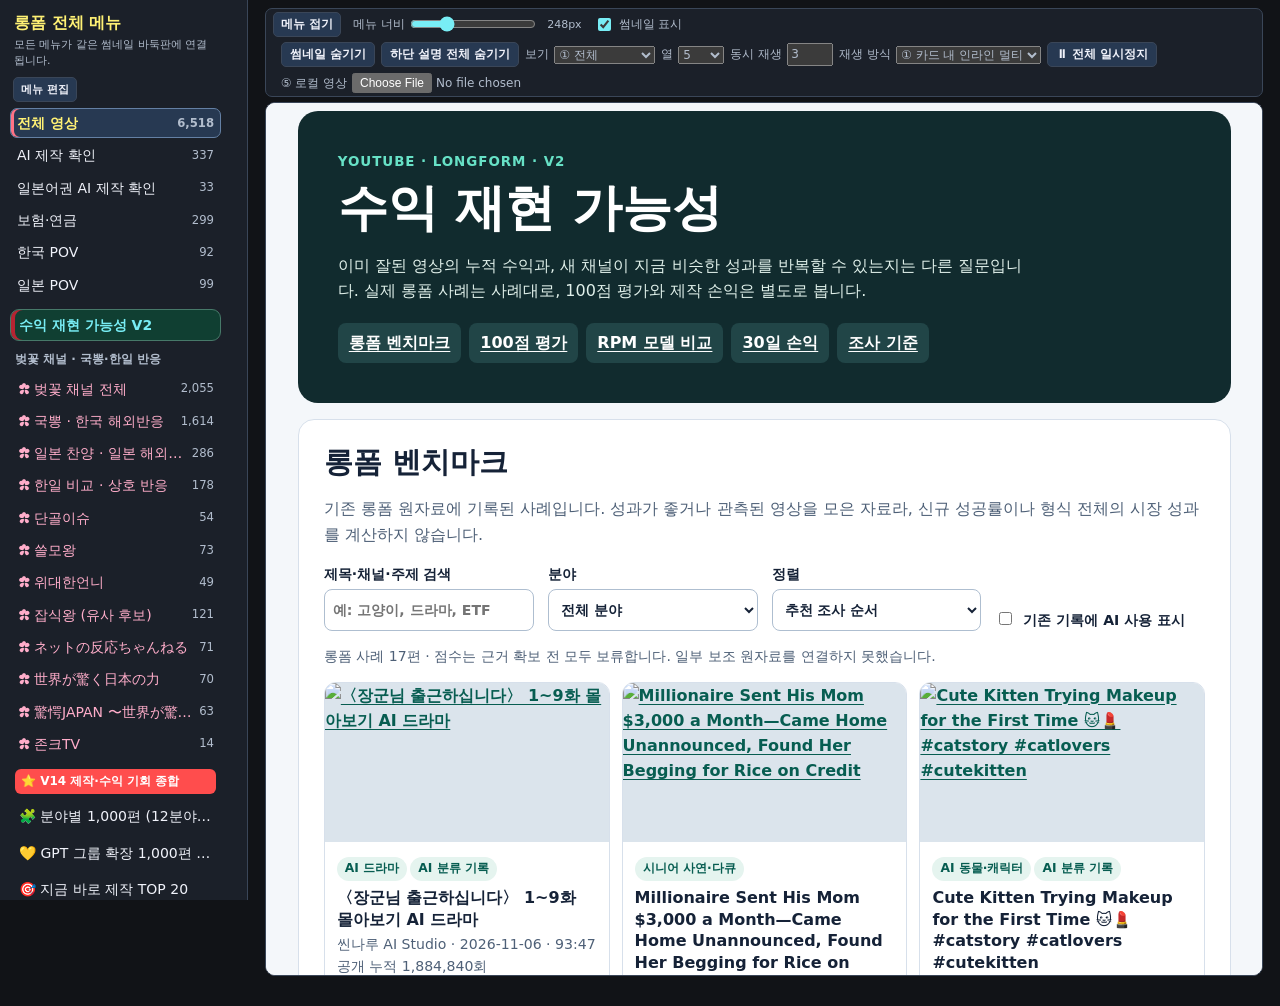
<file: reproduction.html>
<!doctype html>
<html lang="ko"><head><meta charset="utf-8"><meta name="viewport" content="width=device-width,initial-scale=1"><title>수익 재현 가능성 | 유튜브 롱폼</title>
<style>
:root{color-scheme:light;--bg:#f4f7fa;--ink:#152237;--muted:#4e6077;--line:#d7e0eb;--brand:#075d51;--pale:#e5f4ef;--paper:#fff}*{box-sizing:border-box}body{margin:0;background:var(--bg);color:var(--ink);font:16px/1.58 system-ui,"Malgun Gothic",sans-serif}a{color:var(--brand);font-weight:650;text-underline-offset:.2em}a:focus-visible,button:focus-visible,input:focus-visible,select:focus-visible,summary:focus-visible{outline:3px solid #147e6b;outline-offset:3px}main{max-width:1220px;margin:auto;padding:22px clamp(14px,3.2vw,40px) 42px}.nav{display:flex;flex-wrap:wrap;gap:8px 18px;margin-bottom:16px}.hero{background:#112b2e;color:#fff;border-radius:20px;padding:clamp(20px,4vw,46px);margin-bottom:16px}.hero h1{font-size:clamp(30px,5vw,50px);line-height:1.14;margin:8px 0 16px}.hero p{max-width:69ch;margin-bottom:0;color:#e0f0ea}.eyebrow{font-size:.84rem;letter-spacing:.07em;font-weight:750;color:#67e1c6}.jump{margin-top:20px;display:flex;gap:8px;flex-wrap:wrap}.jump a{color:#fff;background:#214547;padding:7px 11px;border-radius:8px}.panel{background:var(--paper);border:1px solid var(--line);border-radius:16px;padding:clamp(14px,2.5vw,26px);margin-bottom:16px}.panel h2{margin:0 0 6px;font-size:clamp(22px,3vw,29px);line-height:1.24}.panel h3{margin:.15em 0}.muted,.hint{color:var(--muted)}.hint{font-size:.88rem}.note{background:var(--pale);border-radius:10px;padding:11px 13px}.fields{display:grid;grid-template-columns:repeat(auto-fit,minmax(min(100%,185px),1fr));gap:10px 14px;align-items:end;margin:12px 0}label{display:block;font-weight:660;font-size:.88rem}input:not([type=checkbox]),select{display:block;width:100%;border:1px solid #aebed0;border-radius:8px;padding:8px;background:#fff;color:var(--ink);font:inherit;min-height:42px;margin-top:4px}.tick{display:flex;align-items:baseline;gap:8px}.tick input{accent-color:#075d51}.cards{display:grid;grid-template-columns:repeat(auto-fit,minmax(min(100%,220px),1fr));gap:12px}.card{background:#fff;border:1px solid var(--line);border-radius:12px;overflow:hidden;min-width:0}.card img{width:100%;height:auto;aspect-ratio:16/9;object-fit:cover;background:#dbe4ec;display:block}.card .body{padding:12px;overflow-wrap:anywhere}.card h3{line-height:1.35;font-size:1rem}.badge{display:inline-block;border-radius:99px;background:var(--pale);color:var(--brand);padding:2px 8px;font-weight:750;font-size:.77rem;margin:0 3px 4px 0}.results{display:grid;grid-template-columns:repeat(auto-fit,minmax(min(100%,150px),1fr));gap:8px;margin-top:12px}.result{background:#f3f7fa;padding:10px 12px;border-radius:10px;min-width:0;overflow-wrap:anywhere}.result b{display:block;font-size:1.18rem;line-height:1.3}.table{overflow-x:auto}table{width:100%;border-collapse:collapse;text-align:left}th,td{border-bottom:1px solid var(--line);padding:8px 9px;vertical-align:top}th{background:#f3f7fa}details summary{cursor:pointer;font-weight:700;color:var(--brand)}details+details{margin-top:8px}fieldset{border:1px solid var(--line);border-radius:11px;margin:12px 0;min-width:0;padding:10px 12px}legend{font-weight:750}.nowrap{white-space:nowrap}footer{color:var(--muted);font-size:.9rem}.status{font-weight:750}.status[data-level=stop]{background:#fce8e4;color:#622518}.status[data-level=pass]{background:#dff3e8}.skip{position:absolute;left:-10000px}.skip:focus{left:12px;top:8px;z-index:4;background:white;padding:8px}.or{margin:0}
</style><script>
(() => {
  const p=new URL(location.href);
  if(window.top===window.self&&!p.searchParams.has('embed')&&location.protocol!=='file:'){
    const u=new URL('index.html',p);u.searchParams.set('panel','reproduction');
    if(p.hash)u.searchParams.set('section',p.hash.slice(1));location.replace(u.href);
  } else if(window.top!==window.self){
    document.documentElement.classList.add('lf-embedded');
    document.addEventListener('click',e=>{const a=e.target.closest('a[href]');if(!a)return;const u=new URL(a.href);if(u.origin===location.origin&&u.pathname.endsWith('/index.html'))a.target='_top';else if(u.origin!==location.origin){a.target='_blank';a.rel='noopener noreferrer';}},true);
  }
})();
</script><style>.lf-embedded main{padding-top:8px}.lf-embedded main>.nav{display:none}</style></head><body><a class="skip" href="#main">본문 바로가기</a><main id="main">
<nav class="nav" aria-label="롱폼 대시보드"><a href="index.html">← 원본 추정 수익순 바둑판</a><a href="index.html?analysis=1">기존 채널 흐름</a><a href="reproduction.html" aria-current="page">수익 재현 가능성</a></nav>
<header class="hero"><div class="eyebrow">YOUTUBE · LONGFORM · V2</div><h1>수익 재현 가능성</h1><p>이미 잘된 영상의 누적 수익과, 새 채널이 지금 비슷한 성과를 반복할 수 있는지는 다른 질문입니다. 실제 롱폼 사례는 사례대로, 100점 평가와 제작 손익은 별도로 봅니다.</p><nav class="jump" aria-label="이 페이지 메뉴"><a href="#bench">롱폼 벤치마크</a><a href="#score">100점 평가</a><a href="#models">RPM 모델 비교</a><a href="#profit">30일 손익</a><a href="#methods">조사 기준</a></nav></header>
<section class="panel" id="bench"><h2>롱폼 벤치마크</h2><p class="muted">기존 롱폼 원자료에 기록된 사례입니다. 성과가 좋거나 관측된 영상을 모은 자료라, 신규 성공률이나 형식 전체의 시장 성과를 계산하지 않습니다.</p><div class="fields"><label>제목·채널·주제 검색<input id="search" type="search" placeholder="예: 고양이, 드라마, ETF"></label><label>분야<select id="topic"><option value="">전체 분야</option><option>AI 드라마</option><option>AI 동물·캐릭터</option><option>시니어 사연·다큐</option><option>투자·경제</option><option>역사·AI 재현</option></select></label><label>정렬<select id="sort"><option value="curated">추천 조사 순서</option><option value="views">누적 조회순</option><option value="new">최신 게시순</option><option value="score">재현 가능성 점수순</option></select></label><label class="tick"><input type="checkbox" id="aiOnly"> 기존 기록에 AI 사용 표시</label></div><p id="benchStatus" role="status" class="hint">사례를 불러오는 중입니다.</p><div id="cards" class="cards"></div><p class="hint">영상별 AI 표시를 전체 제작 공정의 검증으로 보지 않습니다. 최근 급성장·지속 흥행·신규 채널 성공·시간당 순이익·유사 채널 성공률은 비교 가능한 관측값 확보 전 카드에서 미산정합니다.</p></section>
<section class="panel" id="score"><h2>100점 평가 · 사업 우선순위</h2><p class="muted">성공 확률이 아닙니다. 현재 게시된 사례 카드에는 원자료가 부족해 점수를 부여하지 않았습니다. 숫자는 직접 조사한 값만 입력하세요. 입력값과 결과는 서버에 전송하거나 저장하지 않습니다.</p>
<form id="scoreForm"><fieldset><legend>성과 자료 · 결과가 낮은 채널까지 포함</legend><div class="fields">
<label>조사한 독립 유사 채널 수<input id="peerN" type="number" min="5" max="100000" step="1" placeholder="최소 5곳"></label><label>기준을 충족한 유사 채널 수<input id="peerWin" type="number" min="0" max="100000" step="1"></label><label>동일 형식 영상 수<input id="videoN" type="number" min="20" max="30" step="1" placeholder="최근 20~30편"></label><label>목표 조회수 이상 영상 수<input id="videoWin" type="number" min="0" max="30" step="1"></label><label>목표 조회수<input id="target" type="number" min="1" max="1000000000" step="1" placeholder="예: 50,000"></label><label>동일 게시 경과일<select id="window"><option value="">선택</option><option value="1">24시간</option><option value="7">7일</option><option value="30">30일</option></select></label><label>관측한 신규 채널 수<input id="newN" type="number" min="1" max="100000" step="1" placeholder="개설·첫 게시 90일 이내"></label><label>초기 목표 달성 채널 수<input id="newWin" type="number" min="0" max="100000" step="1"></label><label>영상 조회수 중앙값<input id="median" type="number" min="1" max="1000000000" step="any"></label><label>영상 조회수 하위 25% 경계<input id="q1" type="number" min="0" max="1000000000" step="any"></label><label>최고 한 편 조회수 비중 (%)<input id="topshare" type="number" min="0" max="100" step="any"></label><label>3개월 내 월별 조회가 증가한 횟수<input id="months" type="number" min="0" max="2" step="1" placeholder="0~2회"></label></div></fieldset>
<fieldset><legend>제작 실험 · 권리</legend><div class="fields"><label>직접 성공한 제작 공정 수<input id="processes" type="number" min="0" max="5" step="1" placeholder="대본·음성·이미지·영상·편집"></label><label>실제 제작 시간 (분/편)<input id="minutes" type="number" min="1" max="100000" step="any"></label><label>추정 순이익 (KRW/편)<input id="perNet" type="number" min="-100000000000" max="100000000000" step="any"></label><label>목표 시간당 순이익 (KRW)<input id="goalHourly" type="number" min="1" max="100000000000" step="any"></label><label>저작권·수익화 검토<select id="rights"><option value="">미확인</option><option value="clear">중대 문제 없음 · 검토 완료</option><option value="block">중대한 문제 있음 · 제외</option></select></label><label>검토 근거 URL<input id="source" type="url" placeholder="https://… (본인 기록도 가능)"></label></div><label class="tick"><input id="evidence" type="checkbox"> 실패 채널도 포함했고 동일 경과일 자료·월별 관측·제작 테스트 근거를 직접 확인함</label></fieldset>
<p id="scoreStatus" class="note status" role="status" aria-live="polite">자료 부족 · 점수 산정 보류</p><div class="results" id="scoreBreakdown"></div><button type="reset">평가 입력 초기화</button></form>
<details><summary>평가식과 점수 기준</summary><p>가중치: 유사 채널 성공 20, 반복 흥행 20, 신규 채널 초기 성과 15, 지속성과 분산 15, AI 공정 검증 15, 예상 제작 효율 10, 권리 검토 5.</p><p>앞의 세 항목은 성공 비율을 가중치에 곱합니다. 지속성 15점은 하위 25%÷중앙값, 단일 영상 비중 25% 이하는 만점(초과 시 25÷비중), 3개월 중 증가한 달 쌍÷2 각각 최대 5점. AI 공정은 성공 수÷5, 제작 효율은 추정 시간당 순이익÷목표(0~1로 제한), 권리는 검토 완료 시 5점입니다. 권리상 중대한 문제면 점수와 관계없이 제외합니다.</p><p>85~100 우선 제작 실험 · 70~84 소규모 테스트 · 50~69 추가 조사 · 50 미만 투자 후순위. 반복 흥행률 30% 이상은 우선 조사값으로 표시합니다.</p></details></section>
<section class="panel" id="models"><h2>RPM 모델 비교 · M1~M5</h2><p class="muted">동일 조회수로 비교합니다. M1·M2는 실측 증빙 입력 시에만 계산합니다. M3·M4·M5는 가정이며, V3 Proxy는 금액 환산에 사용하지 않습니다. 구분: 수익 정산액이 아닌 롱폼 시나리오.</p>
<form id="modelForm"><div class="fields"><label>가상 조회수<input id="modelViews" type="number" min="0" max="1000000000" step="1" value="100000"></label><label>시청자 시장 가정<select id="country"><option value="0.40">한국 · 0.40</option><option value="0.55" selected>일본 · 0.55</option><option value="1">미국 · 1.00</option></select></label><label>분야 가정<select id="sector"><option value="ai">AI 창업·사업</option><option value="education">교육</option><option value="tech">기술·IT</option><option value="pets">동물·캐릭터</option><option value="drama">예능·드라마</option><option value="music">음악</option><option value="finance">주식·ETF·경제</option><option value="grant">정부지원금</option></select></label><label>환율 (KRW/USD)<input id="fx" type="number" min="1" max="10000" step="any" value="1400"></label><label>M1 동일 채널 RPM (KRW)<input id="m1" type="number" min="0" max="1000000" step="any" placeholder="형식·기간·수익 범위 일치"></label><label>M2 유사 채널 RPM 중앙값 (KRW)<input id="m2" type="number" min="0" max="1000000" step="any" placeholder="비교군·시청국가 확인"></label></div><label class="tick"><input type="checkbox" id="rpmVerified"> 입력한 실측 RPM의 정산 범위·기간·조회수 분모를 확인함</label></form>
<div class="table"><table><thead><tr><th scope="col">모델</th><th scope="col">누적 가상 추정</th><th scope="col">근거 / 신뢰 구분</th></tr></thead><tbody id="modelResults"></tbody></table></div><p class="hint">표시: 만 단위 내림을 기본으로 하며, 100만 미만은 ‘100만 미만’으로 표기하고 괄호 안에 절삭 전 계산값(KRW)을 함께 제공합니다.</p></section>
<section class="panel" id="profit"><h2>30일 제작 손익 시뮬레이터</h2><p class="muted">모든 가상 조회가 30일 안에 발생한다고 가정합니다. 실제 정산 예측이 아닙니다. 제작비는 API·GPU·편집·인건비를 포함해 입력하고, 세금·협찬·제휴는 별도로 보세요.</p><form id="profitForm"><div class="fields"><label>30일 제작 편수<input id="pieces" type="number" min="1" max="10000" step="1" value="10"></label><label>영상당 30일 예상 조회수<input id="viewsEach" type="number" min="0" max="1000000000" step="1" value="50000"></label><label>조회 1,000회당 가정 단가 (KRW)<input id="profitRPM" type="number" min="0" max="1000000" step="any" value="2000"></label><label>영상당 제작비 (KRW)<input id="unitCost" type="number" min="0" max="1000000000" step="any" value="100000"></label><label>해당 조회 시 수익화 상태<select id="approved"><option value="no">승인 전 · 광고수익 0</option><option value="yes">승인 완료</option></select></label></div></form><div id="profitResults" class="results" aria-live="polite"></div></section>
<section class="panel" id="methods"><h2>앞으로 조사할 기준</h2><ol><li><b>비교군:</b> 독립 유사 채널 5곳 이상, 실패·저성과 사례 포함, 개설 또는 해당 형식 시작 90일 이내 우선, 형식이 같은 최근 영상 20~30편.</li><li><b>성과:</b> 24시간·7일·30일의 같은 경과일 비교, 조회수 중앙값 우선, 3개월 월별 조회 증가와 가능한 수익 근거, 반복 흥행률 30% 이상 및 한 편 의존도 25% 이하 우선.</li><li><b>제작:</b> 유명인 없이 구현, 대본·음성·이미지·영상·편집 직접 검증, 실제 1편 제작시간과 비용, 신규 수요·기존 팬덤 의존·한일미 현지화와 확장성.</li><li><b>권리:</b> 오리지널 대본과 캐릭터, 상업적 사용권 및 YouTube 수익화 심사 기준. 치명적 권리 문제는 점수와 무관하게 제외.</li></ol><details><summary>흥행·신규·저성과 채널 7편씩, 21편 비교</summary><p>첫 장면, 등장인물, 갈등, 감정선, 대사, 반전 위치, 화면 구도, 컷 전환, 음성, 자막, 결말, 댓글 반응을 비교합니다. 제목·대본·캐릭터를 복제하지 말고 공통 구조만 참고해 다른 사건·인물·결말을 제작합니다.</p></details><p class="hint">순위·금액은 Google/YouTube 공식 제공값이 아닙니다. YouTube API로 확대하기 전 <a href="https://developers.google.com/youtube/terms/developer-policies">API 정책·허용 범위</a>를 확인하세요.</p></section>
<footer><p>출처: <a href="all-videos.json">롱폼 영상 원자료</a> · <a href="https://github.com/geben147-create/aside-profit-radar/blob/main/formulas.md">기존 5개 모델 문서</a> · <a href="https://vidiq.com/youtube-money-calculator/">vidIQ 계산기</a> · <a href="https://support.google.com/youtube/answer/9314357?hl=ko">YouTube RPM 설명</a> · <a href="https://support.google.com/youtube/answer/1311392?hl=ko">수익화 정책</a>. Shorts 전용 사례와 계산은 이 페이지에 섞지 않았습니다.</p></footer></main>
<script>
'use strict';
const $=id=>document.getElementById(id), nf=new Intl.NumberFormat('ko-KR'), nf1=new Intl.NumberFormat('ko-KR',{maximumFractionDigits:1});
const esc=x=>String(x??'').replace(/[&<>"']/g,c=>({'&':'&amp;','<':'&lt;','>':'&gt;','"':'&quot;',"'":'&#39;'}[c]));
const num=id=>{const e=$(id);return e.value!==''&&e.validity.valid&&Number.isFinite(e.valueAsNumber)?e.valueAsNumber:null;};
const P=x=>nf1.format(x*100)+'%';
const money=x=>{const a=Math.abs(x),m=Math.floor(a/10000),sign=x<0?'−':'';return sign+(a<1000000?(a===0?'0':'100만 미만'):nf.format(m)+'만')+' ('+nf.format(Math.trunc(x))+' KRW)';};
const bars=(root,values)=>{root.innerHTML=values.map(([name,val,sub])=>'<div class="result"><span>'+esc(name)+'</span><b>'+esc(val)+'</b>'+(sub?'<small class="hint">'+esc(sub)+'</small>':'')+'</div>').join('');};
const groups=[['AI 드라마',v=>v.k==='AI 드라마'],['AI 동물·캐릭터',v=>v.k==='AI 동물 스토리'&&/cat|kitten|고양이|햄스터|hamster/i.test(v.t)],['시니어 사연·다큐',v=>v.k==='시니어 사연'],['투자·경제',v=>['ETF','투자 다큐'].includes(v.k)],['역사·AI 재현',v=>v.k==='역사'&&v.ai===true]];
const anchors=Object.freeze({'8TUMkMJQuCM':'AI 드라마',pT9NHcgjJnI:'시니어 사연·다큐',iLF1iehws6E:'AI 동물·캐릭터',GZ2ltOV3zGg:'AI 동물·캐릭터',PjNgNXkhq84:'투자·경제',DKJdpKY9E4Q:'역사·AI 재현',rE75WvOtcu8:'투자·경제',bMYAOUdkTto:'시니어 사연·다큐',vR9JlZPCXb4:'시니어 사연·다큐'});let samples=[];
const dur=s=>Math.floor(s/60)+':'+String(s%60).padStart(2,'0');
function renderSamples(){const q=$('search').value.trim().toLowerCase().split(/\s+/).filter(Boolean),area=$('topic').value;let rows=samples.filter(x=>(!area||x.topic===area)&&(!$('aiOnly').checked||x.ai===true)&&q.every(t=>[x.t,x.ch,x.topic,...(x.ks||[])].join(' ').toLowerCase().includes(t)));if($('sort').value==='views')rows.sort((a,b)=>b.v-a.v);if($('sort').value==='new')rows.sort((a,b)=>b.d.localeCompare(a.d));$('benchStatus').textContent='롱폼 사례 '+nf.format(rows.length)+'편 · '+($('sort').value==='score'?'검증된 점수가 없어 조사 순서를 유지합니다.':'점수는 근거 확보 전 모두 보류합니다.');$('cards').innerHTML=rows.length?rows.map(x=>'<article class="card"><a href="index.html?q='+x.id+'"><img loading="lazy" src="https://i.ytimg.com/vi/'+x.id+'/mqdefault.jpg" width="320" height="180" alt="'+esc(x.t)+'"></a><div class="body"><span class="badge">'+esc(x.topic)+'</span>'+(x.ai?'<span class="badge">AI 분류 기록</span>':'')+'<h3>'+esc(x.t)+'</h3><div class="hint">'+esc(x.ch)+' · '+esc(x.d)+' · '+dur(x.s)+'<br>공개 누적 '+nf.format(x.v)+'회</div><p class="or"><b>자료 부족 · 점수 보류</b></p><a href="index.html?q='+x.id+'">바둑판에서 재생</a> · <a href="https://www.youtube.com/watch?v='+x.id+'" target="_blank" rel="noopener">원본</a></div></article>').join(''):'<p>조건에 맞는 사례가 없습니다.</p>';}
async function loadSamples(){try{const urls=['all-videos.json','https://geben147-create.github.io/Insta/youtube-longform-revenue/all-videos.json'];const fetched=await Promise.allSettled(urls.map(u=>fetch(u).then(r=>{if(!r.ok)throw Error(r.status);return r.json();})));const byId=new Map();for(const result of fetched)if(result.status==='fulfilled'&&Array.isArray(result.value.videos))for(const v of result.value.videos)if(/^[\w-]{11}$/.test(v.id)&&typeof v.t==='string'&&typeof v.d==='string'&&Number.isInteger(v.s)&&v.s>180&&Number.isFinite(v.v)&&v.k!=='Shorts'&&!byId.has(v.id))byId.set(v.id,v);if(!byId.size)throw Error('no source');const picked=new Map();for(const [id,topic] of Object.entries(anchors)){if(byId.has(id))picked.set(id,{...byId.get(id),topic});}for(const [topic,test] of groups){const rows=[...byId.values()].filter(test).sort((a,b)=>b.d.localeCompare(a.d)||b.v-a.v);let count=0;const seen=new Set([...picked.values()].filter(x=>x.topic===topic).map(x=>x.ch));for(const v of rows){if(picked.has(v.id)||seen.has(v.ch))continue;picked.set(v.id,{...v,topic});seen.add(v.ch);if(++count===3)break;}}samples=[...picked.values()];renderSamples();if(fetched.some(r=>r.status==='rejected'))$('benchStatus').textContent+=' 일부 보조 원자료를 연결하지 못했습니다.';}catch{$('benchStatus').textContent='영상 자료를 불러오지 못했습니다. 상단 원본 바둑판에서 확인하세요.';}}
function score(){const out=$('scoreStatus'),parts=$('scoreBreakdown');parts.replaceChildren();out.dataset.level='';if($('rights').value==='block'){out.dataset.level='stop';out.textContent='제외 · 권리 또는 수익화에 중대한 문제가 있습니다.';return;}
const names=['peerN','peerWin','videoN','videoWin','target','newN','newWin','median','q1','topshare','months','processes','minutes','perNet','goalHourly'];const vals=names.map(num),[pn,pw,vn,vw,goal,nn,nw,med,q1,ts,months,proc,mins,net,hgoal]=vals;let urlOK=false;try{urlOK=['http:','https:'].includes(new URL($('source').value).protocol);}catch{}if(vals.includes(null)||!urlOK||!$('window').value||$('rights').value!=='clear'||!$('evidence').checked){out.textContent='자료 부족 · 점수 산정 보류';return;}if(pw>pn||vw>vn||nw>nn||q1>med||ts<100/vn||nn>pn){out.textContent='입력 확인 · 분모·성공 수, 중앙값·하위 25%, 최대 영상 비중을 확인하세요.';return;}
const hourly=net*60/mins;const cat=[['유사 채널 성공',20*pw/pn,P(pw/pn)],['반복 흥행',20*vw/vn,P(vw/vn)+(vw/vn>=.3?' · 우선 조사':'')],['신규 채널 초기 성과',15*nw/nn,P(nw/nn)],['지속성과 분산',5*(q1/med+Math.min(1,25/ts)+months/2),'하위 25% / 중앙값 · 최대 영상 비중 · 월별 증가'],['AI 공정 재현',15*proc/5,proc+' / 5 공정'],['제작 효율',10*Math.max(0,Math.min(hourly/hgoal,1)),money(hourly)+' / 시간'],['권리 검토',5,'입력한 근거 기준']];const total=Math.round(cat.reduce((a,c)=>a+c[1],0));out.dataset.level=total>=70?'pass':'';out.textContent=total+' / 100 · '+(total>=85?'우선 제작 실험':total>=70?'소규모 테스트':total>=50?'추가 조사':'투자 후순위')+' · 사용자 입력 기반';bars(parts,cat.map(([n,v,h])=>[n,nf1.format(v)+'점',h]));}
const rpm3={ai:8,education:6,tech:5,pets:3,drama:2.5,music:1.5};const rpm4={ai:[2000,3500,6000],finance:[3000,5500,8000],grant:[2500,4000,7000]};const rpm5={education:5000,finance:4000};
function models(){const n=num('modelViews'),fx=num('fx'),k=$('sector').value,c=Number($('country').value),base=rpm3[k],r4=rpm4[k],fmt=r=>n===null||r==null?'미산정':money(n/1000*r),span=xs=>xs.map(fmt).join(' / ');const m1=$('rpmVerified').checked?num('m1'):null,m2=$('rpmVerified').checked?num('m2'):null;const rows=[['M1 · 동일 채널 실측',fmt(m1),'증빙 확인 시 최우선 · 동일 형식·기간·수익 범위'],['M2 · 유사 채널 실측',fmt(m2),'비교군 중앙값 · 시장·형식 확인 필요'],['M3 · vidIQ 시나리오',base&&fx!==null?span([.6,1,1.6].map(m=>base*c*fx*m)):'미산정','하한 / 기준 / 상한 · 첨부 자료 모델값 × 시청시장 × 환율'],['M4 · Insta N3',r4?span(r4):'적용 불가','하한 / 기준 / 상한 · 해당 분야의 기존 가정 단가'],['M5 · Pixeling P1',fmt(rpm5[k]??2000),'일반 롱폼 2,000 · 교육 5,000 · 경제 4,000 가정'],['참고 · V3 Proxy','금액 미산정','보정 및 통화 단위 근거 부족']];$('modelResults').innerHTML=rows.map(([a,b,c])=>'<tr><th scope="row">'+esc(a)+'</th><td>'+esc(b)+'</td><td>'+esc(c)+'</td></tr>').join('');}
function profit(){const [n,v,r,c]=['pieces','viewsEach','profitRPM','unitCost'].map(num);if([n,v,r,c].includes(null)){bars($('profitResults'),[['손익 계산','입력 확인']]);return;}const open=$('approved').value==='yes',view=n*v,cost=n*c,rev=open?view*r/1000:0;const be=cost===0?'0회':open&&r>0?nf.format(Math.ceil(cost/(r/1000)))+'회':'광고만으로 회수 불가';bars($('profitResults'),[['30일 총 조회수',nf.format(view)+'회'],['추정 광고수익',money(rev)],['총 제작비',money(cost)],['추정 손익',money(rev-cost)],['손익분기 총 조회',be]]);}
for(const id of ['search','topic','sort','aiOnly'])$(id).addEventListener('input',()=>{if(samples.length)renderSamples();});for(const [id,fn] of [['scoreForm',score],['modelForm',models],['profitForm',profit]]){$(id).addEventListener('input',fn);$(id).addEventListener('submit',e=>e.preventDefault());$(id).addEventListener('reset',()=>setTimeout(fn));}score();models();profit();loadSamples();
</script></body></html>
</file>
